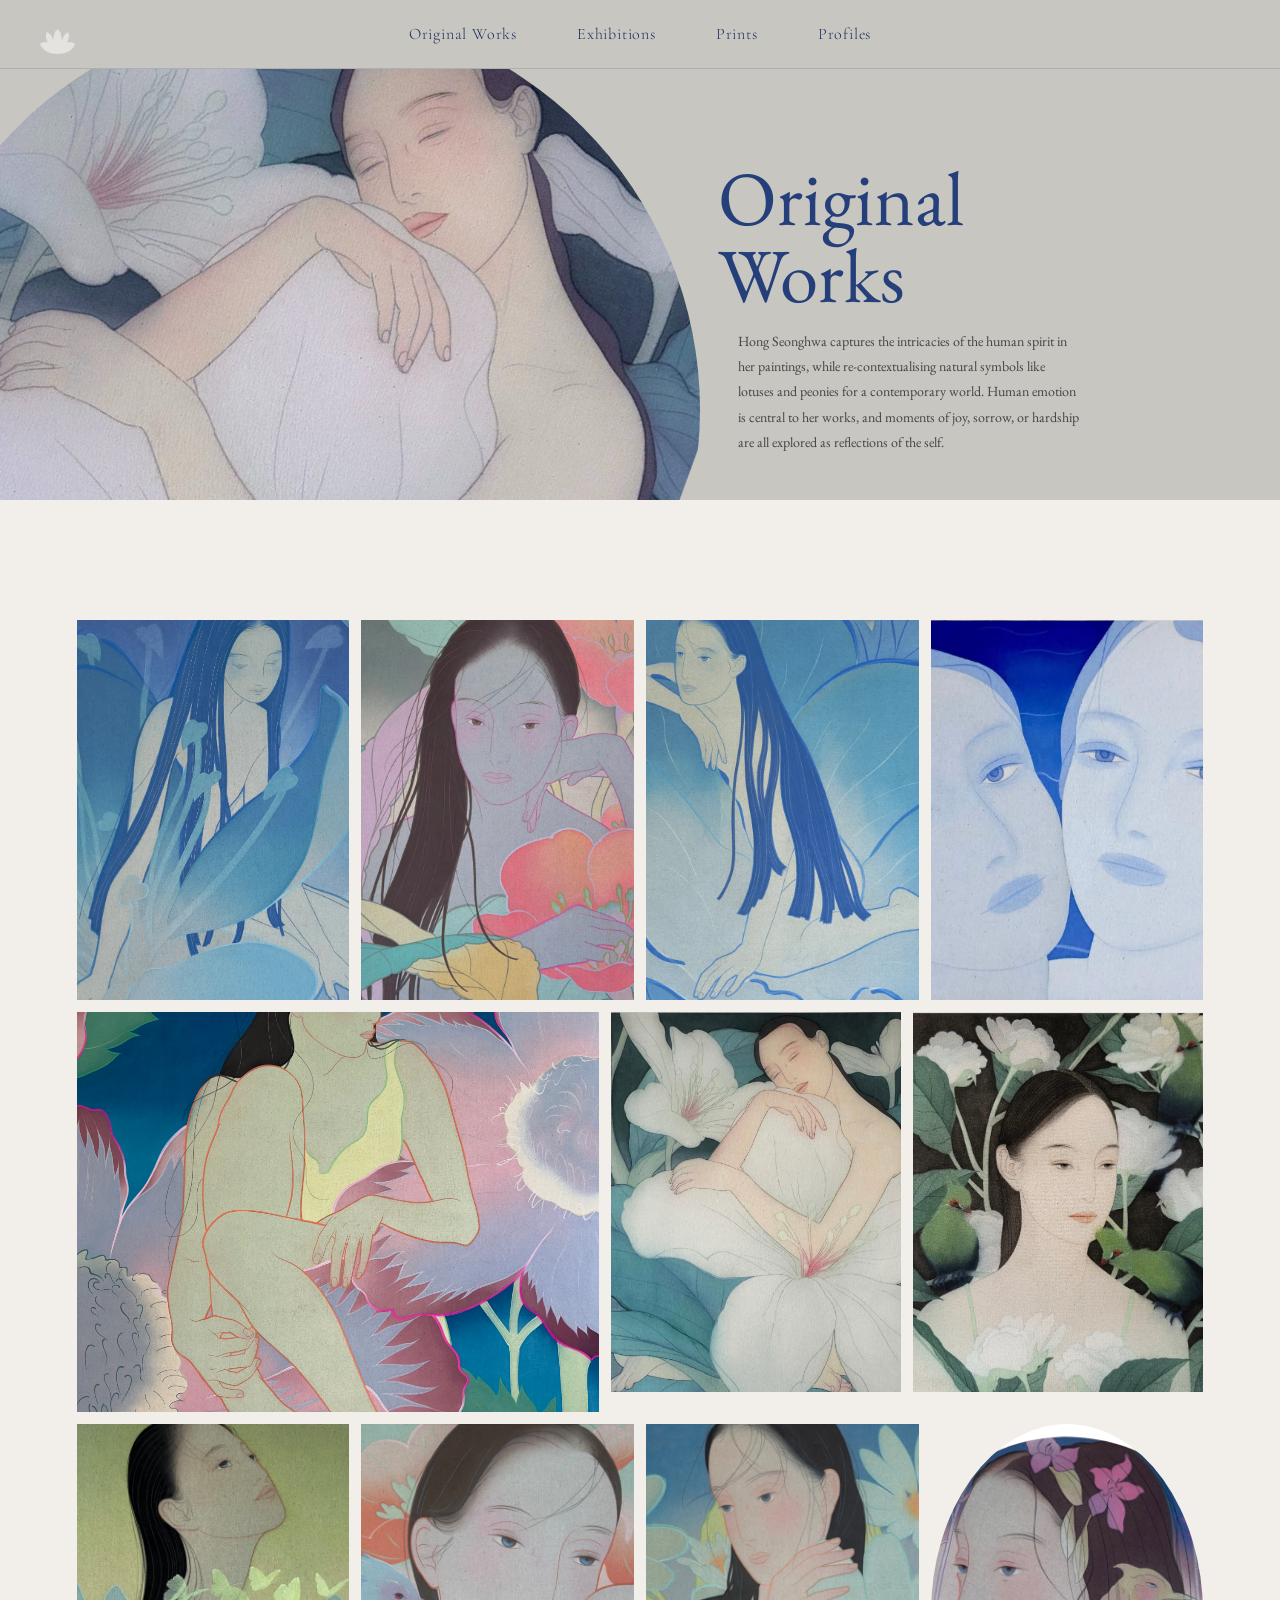
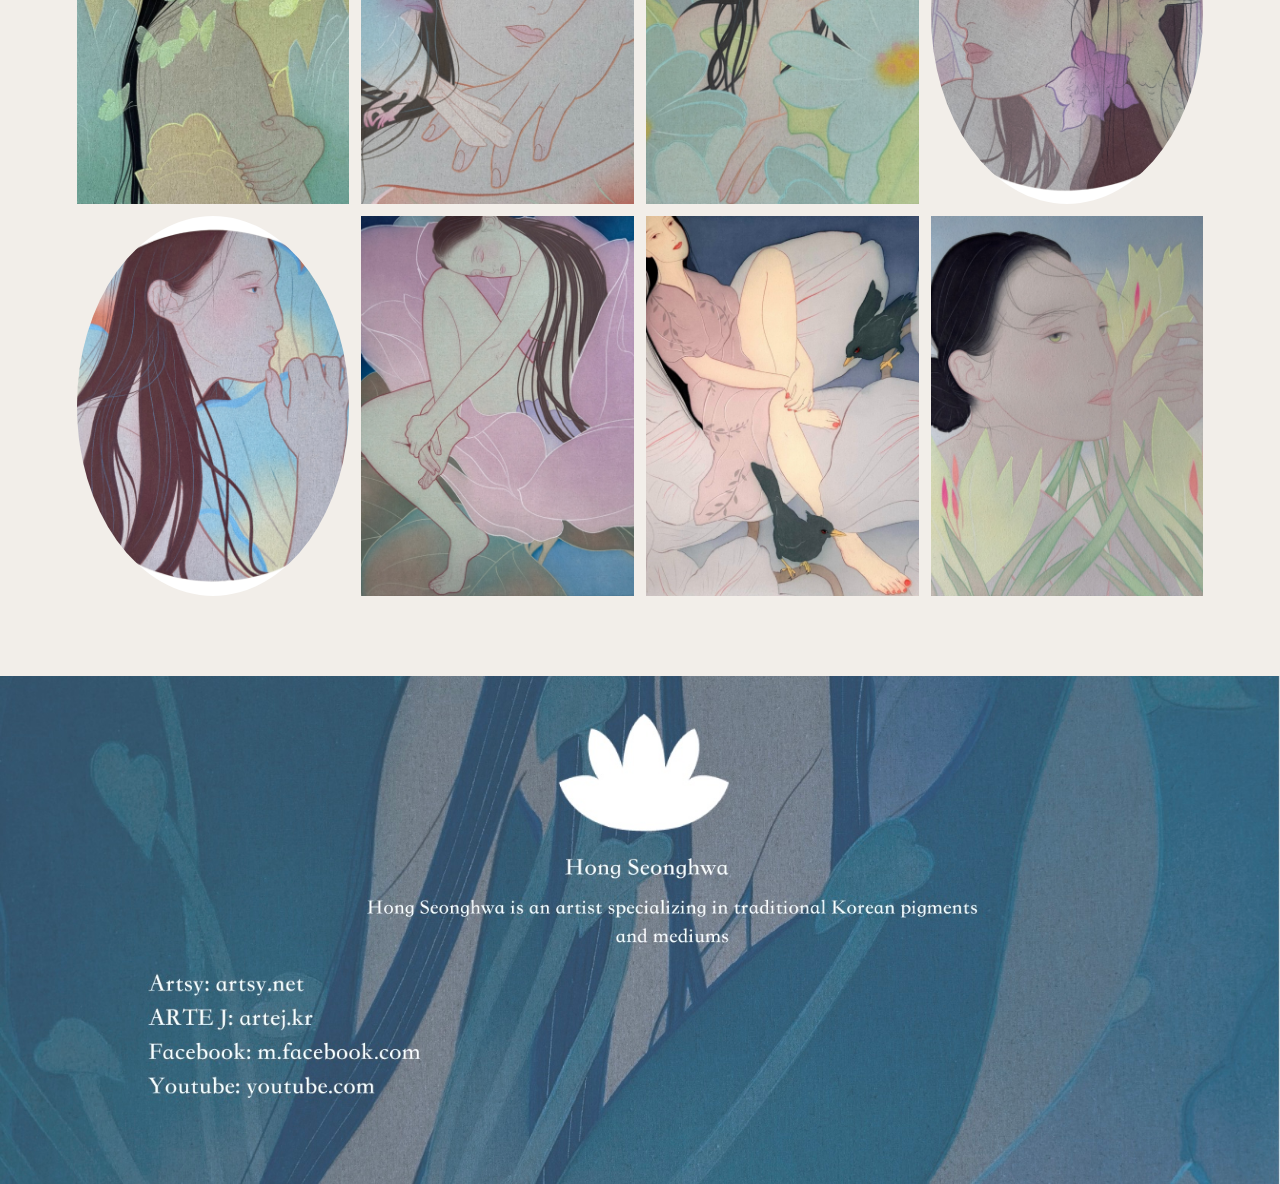
<file: the.html/original-works.html>
<!DOCTYPE html>
<html lang="en">
<head>
  <meta charset="UTF-8" />
  <meta name="viewport" content="width=device-width, initial-scale=1.0" />
  <title>Original Works — Hong Seonghwa</title>
  <link href="https://fonts.googleapis.com/css2?family=EB+Garamond:wght@400;500&family=Cormorant+Garamond:wght@300;400&display=swap" rel="stylesheet" />
  <link rel="stylesheet" href="original-works.css" />
</head>


<body>

  <nav id="main-nav">
      <a href="index.html" class="nav-home">
    <img src="lily.png" alt="Home" />
      </a>
    <a href="original-works.html">Original Works</a>
    <a href="exhibitions.html">Exhibitions</a>
    <a href="prints.html">Prints</a>
    <a href="profiles.html">Profiles</a>
  </nav>

  <section class="ow-hero">
    <div class="ow-hero-circle">
      <img src="art12.jpg" alt="Original Works Hero" />
    </div>
    <div class="ow-hero-text">
      <h1>Original<br>Works</h1>
      <p>Hong Seonghwa captures the intricacies of the human spirit in her paintings, while re-contextualising natural symbols like lotuses and peonies for a contemporary world. Human emotion is central to her works, and moments of joy, sorrow, or hardship are all explored as reflections of the self.</p>
    </div>
  </section>
  <section class="ow-grid">
       <div class="ow-row ow-row-4">
      <div class="ow-item"><img src="serenity.jpg" alt="" /></div>
      <div class="ow-item"><img src="art2.jpg" alt="" /></div>
      <div class="ow-item"><img src="art3.jpg" alt="" /></div>
      <div class="ow-item"><img src="art6.jpg" alt="" /></div>
    </div>
        <div class="ow-row ow-row-3-wide">
      <div class="ow-item ow-wide"><img src="art1.jpg" alt="" /></div>
      <div class="ow-item"><img src="art5.jpg" alt="" /></div>
      <div class="ow-item"><img src="art10.jpeg" alt="" /></div>
    </div>

       <div class="ow-row ow-row-4">
      <div class="ow-item"><img src="art19.jpg" alt="" /></div>
      <div class="ow-item"><img src="art17.jpg" alt="" /></div>
      <div class="ow-item"><img src="art16.jpg" alt="" /></div>
      <div class="ow-item ow-circle"><img src="art14.jpg" alt="" /></div>
    </div>
     <div class="ow-row ow-row-4">
      <div class="ow-item ow-circle"><img src="art15.jpg" alt="" /></div>
      <div class="ow-item"><img src="art20.jpg" alt="" /></div>
      <div class="ow-item"><img src="art21.jpg" alt="" /></div>
      <div class="ow-item"><img src="art18.jpg" alt="" /></div>
    </div>


  </section>

    <footer class="site-footer">
    <img src="footer.jpg" alt="Footer" />
  </footer>

  <script src="original-works.js"></script>
</body>
</html>
</file>
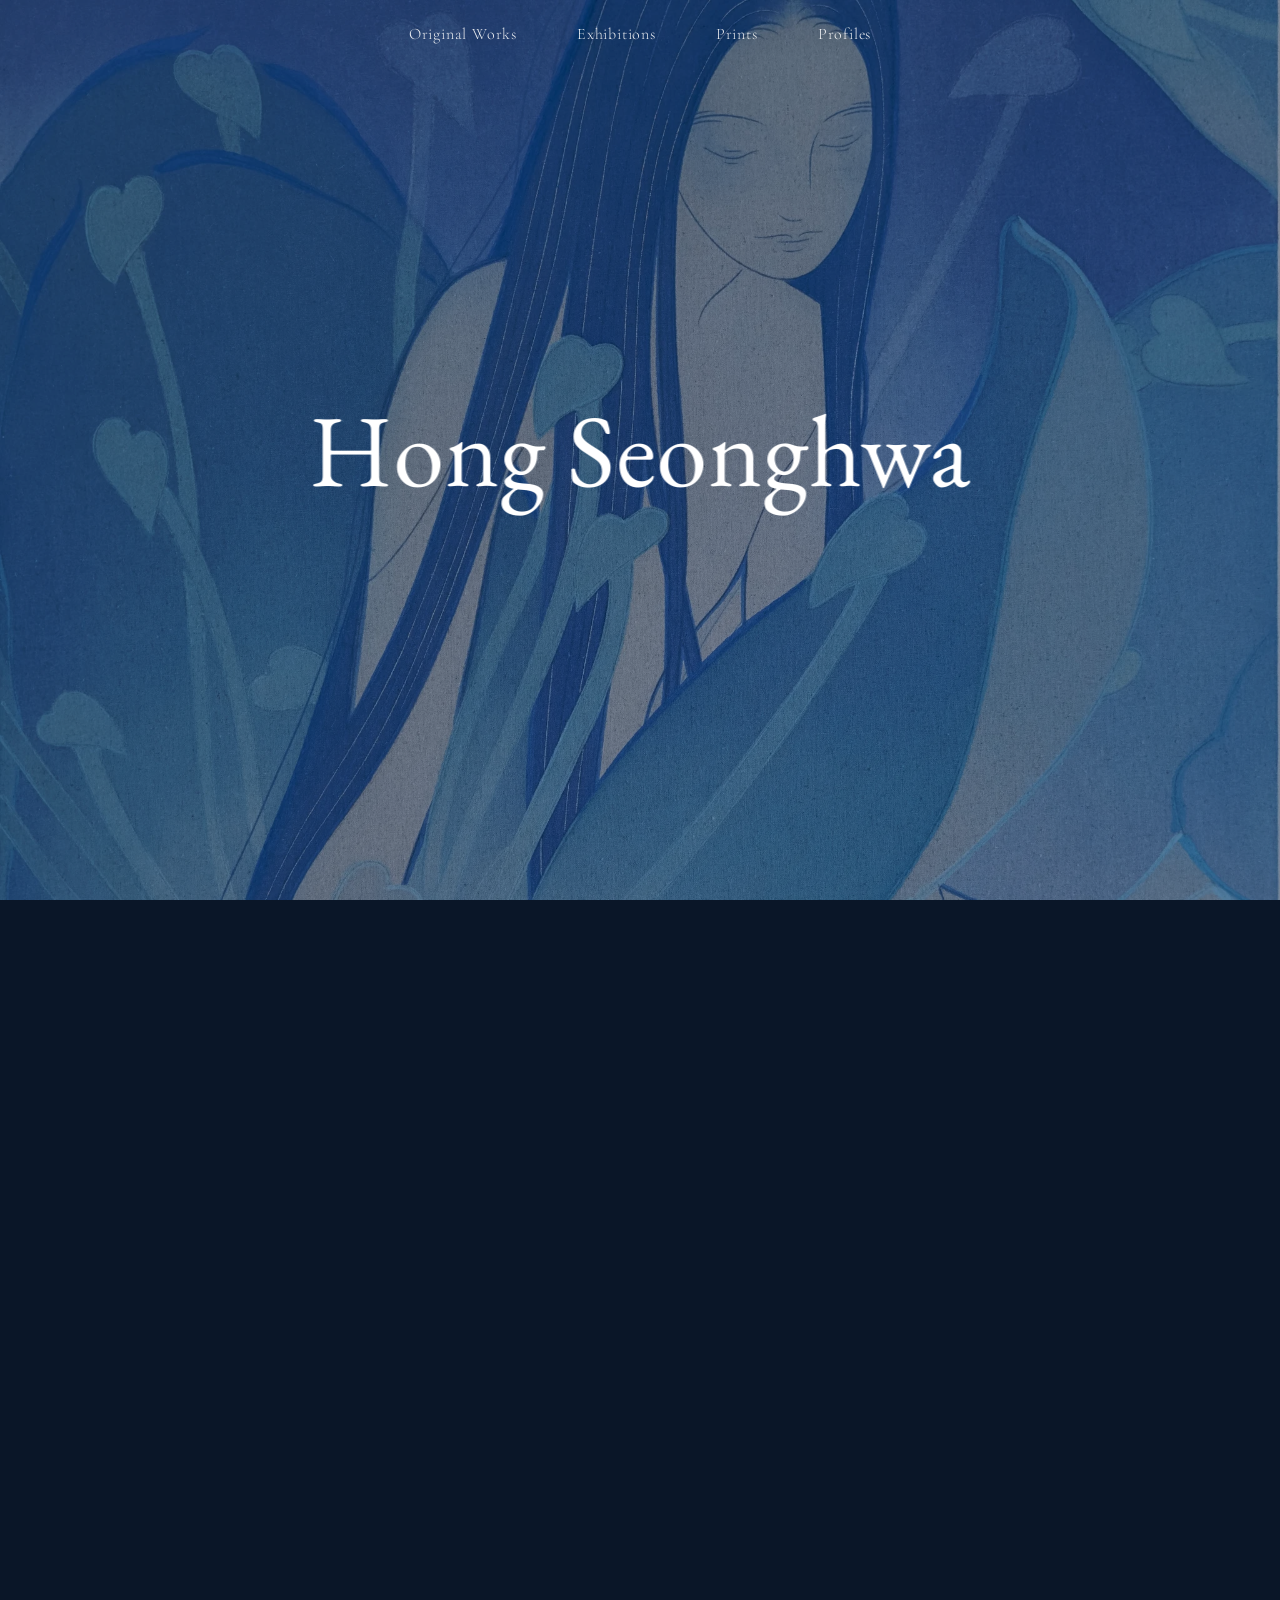
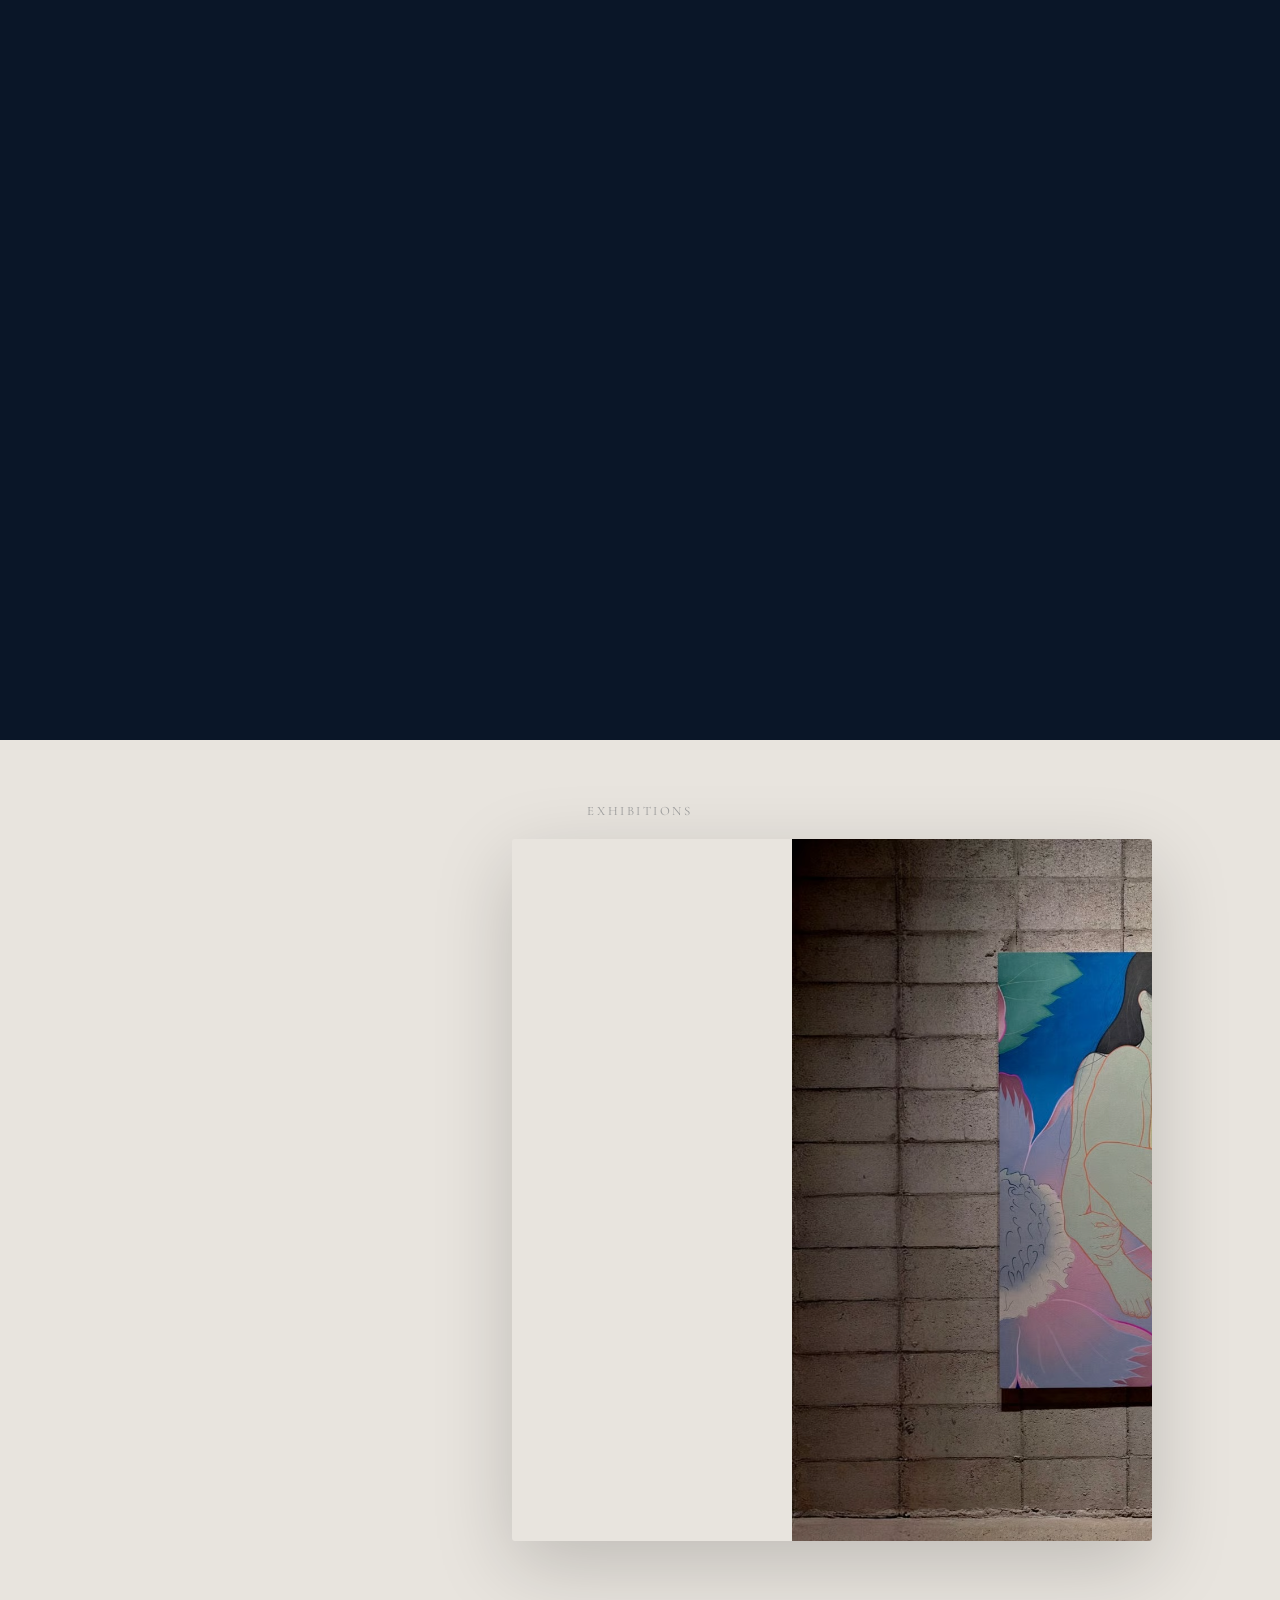
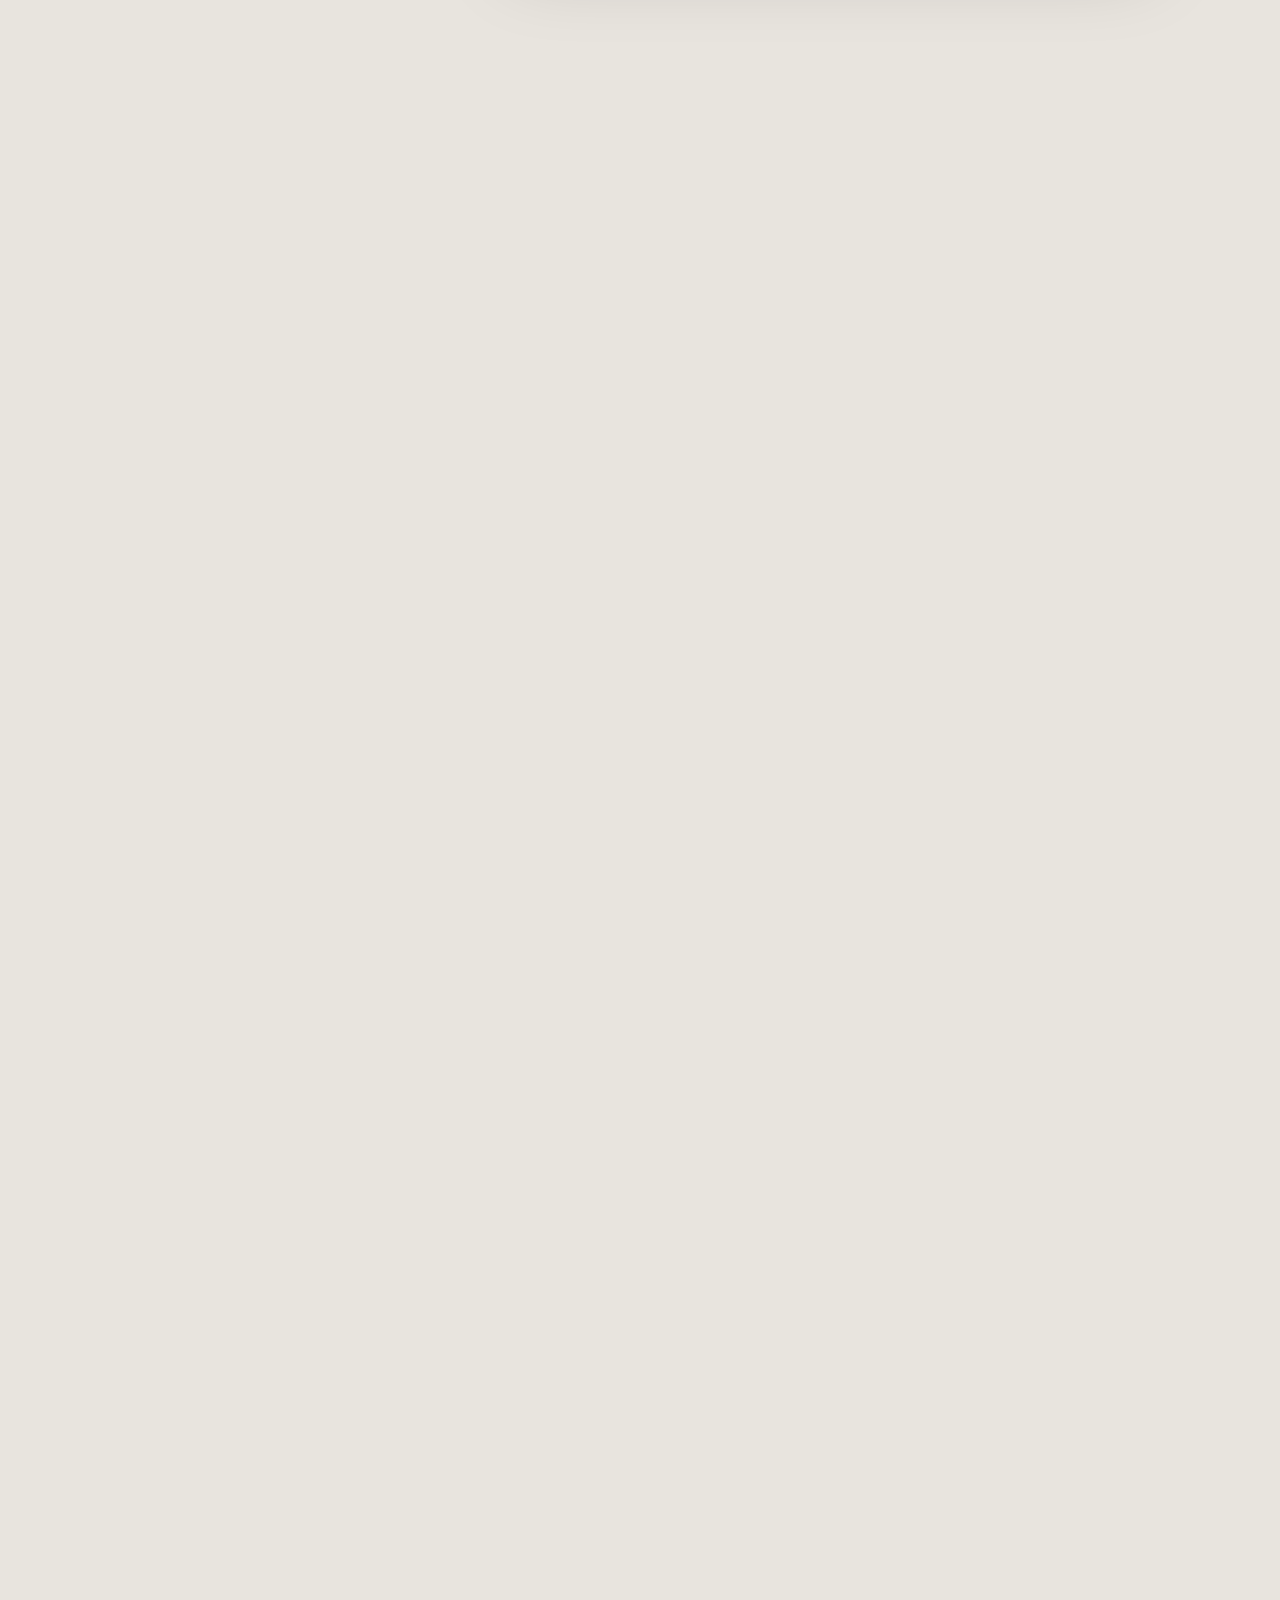
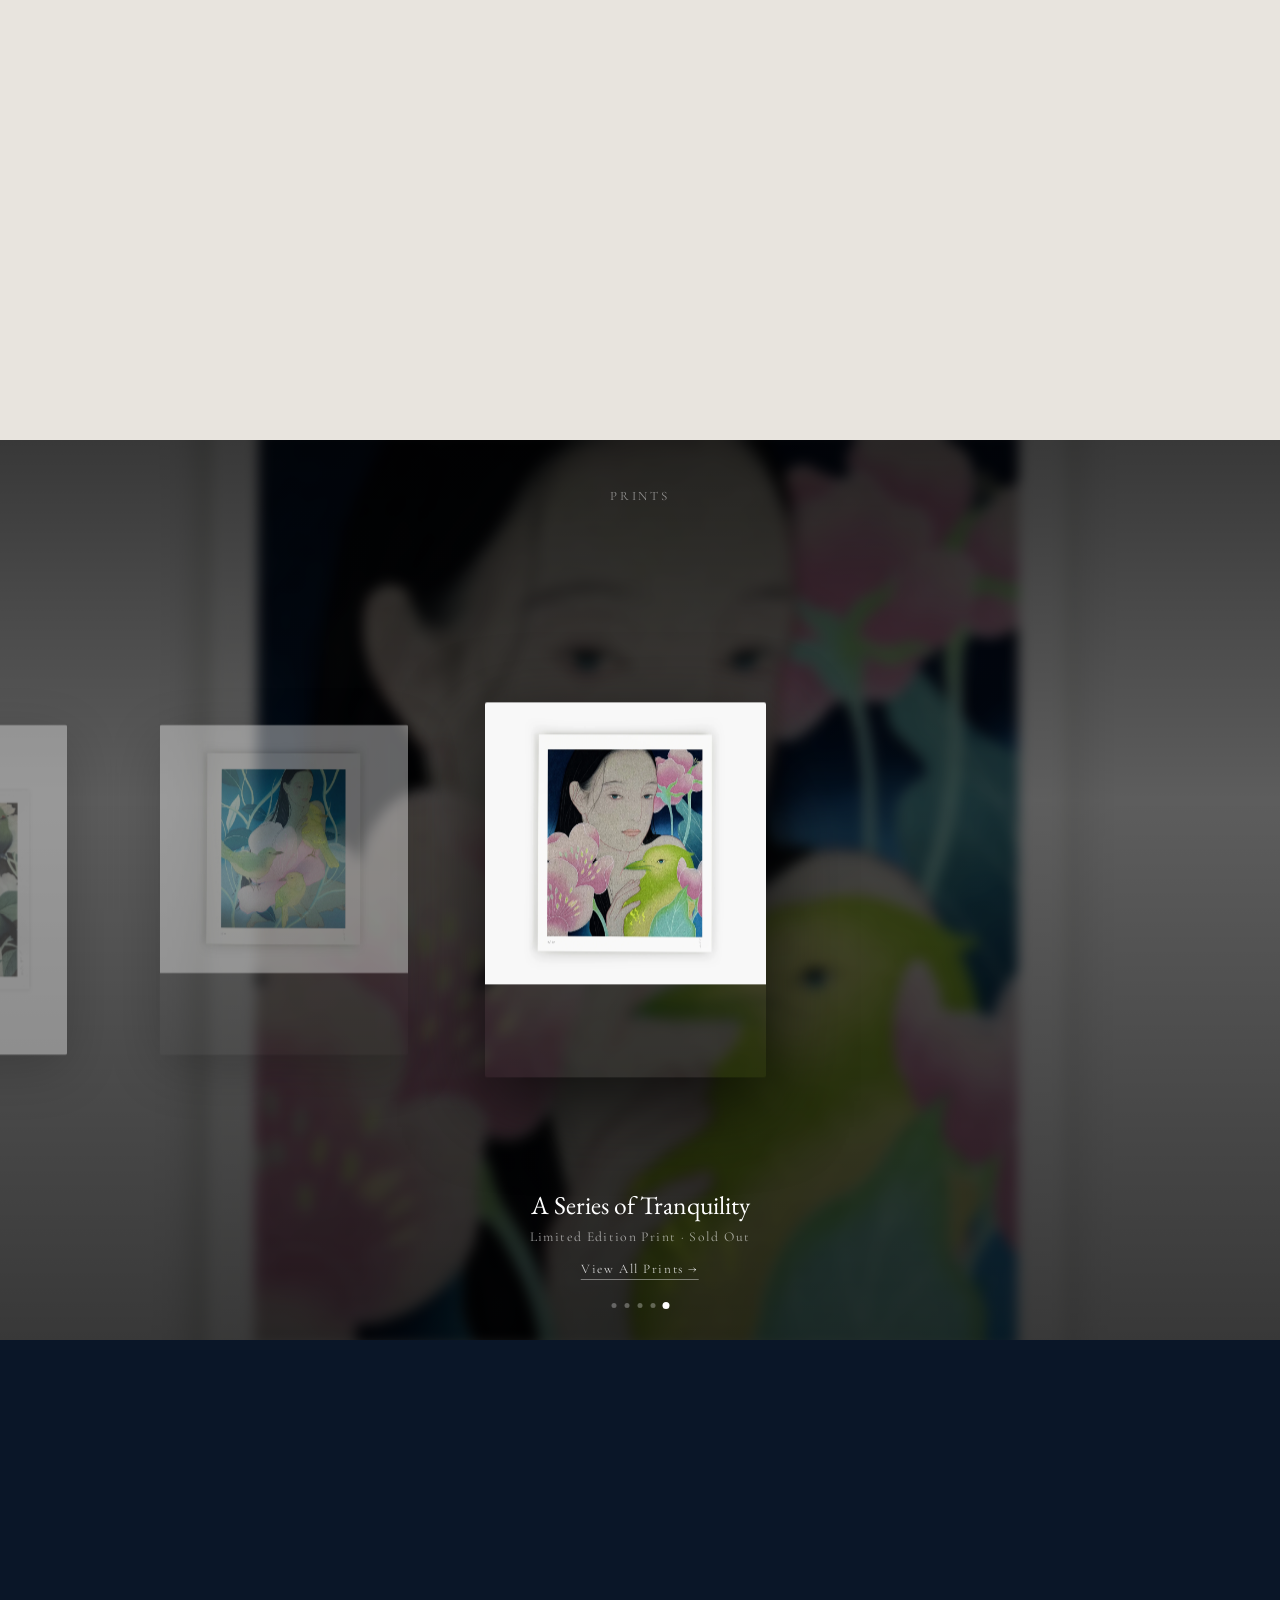
<file: the.html/the.html>
<!DOCTYPE html>
<html lang="en">
<head>
  <meta charset="UTF-8" />
  <meta name="viewport" content="width=device-width, initial-scale=1.0" />
  <title>Hong Seonghwa</title>
  <link href="https://fonts.googleapis.com/css2?family=EB+Garamond:wght@400;500&family=Cormorant+Garamond:wght@300;400&display=swap" rel="stylesheet" />
  <style>
    * { margin: 0; padding: 0; box-sizing: border-box; }

    body {
      font-family: 'EB Garamond', serif;
      background: #0a1628;
      overflow-x: hidden;
      scrollbar-gutter: stable;
    }

    .hero { position: relative; width: 100%; height: 200vh; }

    .hero-bg {
      position: fixed; top: 0; left: 0;
      width: 100%; height: 100vh;
      background-image: url('serenity.jpg');
      background-size: cover;
      background-position: center top;
      background-repeat: no-repeat;
      z-index: 0;
      transition: background-position 0.12s ease-out;
    }

    .hero-bg::after {
      content: ''; position: absolute; inset: 0;
      background-color: rgba(0, 21, 62, 0.45);
    }

    nav {
      position: fixed; top: 0; width: 100%;
      display: flex; justify-content: center; gap: 60px;
      padding: 24px 0; z-index: 100;
      transition: background 0.4s ease, backdrop-filter 0.4s ease;
    }

    nav a {
      color: rgba(255,255,255,0.9); text-decoration: none;
      font-family: 'Cormorant Garamond', serif;
      font-size: 1rem; font-weight: 300; letter-spacing: 0.05em;
      transition: color 0.4s ease;
    }

    nav a:hover { text-decoration: underline; text-underline-offset: 4px; }
    nav.dark { background: rgba(240,237,232,0.88); backdrop-filter: blur(8px); }
    nav.dark a { color: #1a2f5e; }

    .hero-title {
      position: fixed; top: 50%; left: 50%;
      transform: translate(-50%, -50%);
      z-index: 10;
      font-family: 'EB Garamond', serif;
      font-size: clamp(3rem, 8vw, 7rem);
      font-weight: 400; color: #ffffff;
      text-align: center; letter-spacing: 0.01em; line-height: 1.1;
      will-change: transform, opacity; white-space: nowrap;
    }

    .content-section {
      position: relative; z-index: 50;
      background: #f0ede8; min-height: 100vh;
      margin-top: 100vh; padding: 80px 60px;
      opacity: 0; transform: translateY(60px);
      transition: transform 0.6s cubic-bezier(0.16,1,0.3,1), opacity 0.6s ease;
    }

    .content-section.visible { transform: translateY(0); opacity: 1; }

    .content-section h2 {
      font-family: 'EB Garamond', serif;
      font-size: clamp(2rem, 4vw, 3rem); font-weight: 400;
      color: #1a2f5e; border-bottom: 1px solid #1a2f5e;
      padding-bottom: 16px; margin-bottom: 48px;
    }

    .main-layout { display: grid; grid-template-columns: 220px 1fr; gap: 48px; align-items: start; }
    .description { font-family: 'EB Garamond', serif; font-size: 1rem; line-height: 1.85; color: #2a2a2a; }
    .gallery { display: flex; flex-direction: column; gap: 12px; }
    .gallery-row-top { display: grid; grid-template-columns: repeat(3, 1fr); gap: 12px; }
    .gallery-row-bottom { display: grid; grid-template-columns: 2fr 1fr; gap: 12px; align-items: stretch; }
    .gallery-stack { display: flex; flex-direction: column; gap: 12px; }
    .gallery-item { overflow: hidden; opacity: 0; }
    .gallery-item img { width: 100%; height: auto; display: block; transition: transform 0.5s ease; }
    .gallery-item:hover img { transform: scale(1.03); }

    @keyframes fadeIn { from { opacity: 0; } to { opacity: 1; } }
    .gallery-item.visible { animation: fadeIn 1.2s ease forwards; }

    .view-all {
      display: inline-block; margin-top: 40px;
      font-family: 'Cormorant Garamond', serif; font-size: 1rem;
      color: #1a2f5e; letter-spacing: 0.08em; text-decoration: none;
      border-bottom: 1px solid #1a2f5e; padding-bottom: 2px;
      transition: opacity 0.2s ease;
    }
    .view-all:hover { opacity: 0.5; }

    /* ══ EXHIBITIONS ══ */
    .exh-scroll-container {
      position: relative; 
      height: 500vh;
      background: #e8e4de; 
      z-index: 50;
    }

    .exh-sticky {
      position: sticky; top: 0; height: 100vh;
      display: flex; align-items: center; justify-content: center;
      overflow: visible;
    }

    .exh-section-label {
      position: absolute;
      top: calc(50% - 39vh - 36px);
      left: 50%; transform: translateX(-50%);
      font-family: 'Cormorant Garamond', serif;
      font-size: 0.8rem; letter-spacing: 0.2em;
      text-transform: uppercase; color: #999;
      opacity: 1; transition: opacity 0.3s ease;
      white-space: nowrap; z-index: 5;
    }

    .exh-section-label.hidden { opacity: 0; }

    .exh-panel-wrapper {
      position: relative; width: 50%;
      transform: translateX(30%);
      will-change: width, transform;
      display: flex; align-items: center;
    }

    .exh-panel {
      position: relative; width: 100%; height: 78vh;
      overflow: hidden; border-radius: 3px;
      box-shadow: 0 24px 80px rgba(0,0,0,0.18);
    }

    .exh-track {
      display: flex; width: 400%; height: 100%;
      transition: transform 0.6s cubic-bezier(0.25,1,0.5,1);
      will-change: transform;
    }

    .exh-slide {
      min-width: 25%; height: 100%;
      display: grid;
      grid-template-columns: 280px 1fr 120px;
      grid-template-rows: 1fr 1fr 1fr;
      flex-shrink: 0;
    }

    .exh-slide-info {
      grid-column: 1; grid-row: 1 / 4;
      background: #e8e4de;
      padding: 48px 32px;
      display: flex; flex-direction: column;
      justify-content: center; gap: 14px;
      opacity: 0; transform: translateX(-16px);
      transition: opacity 0.5s ease 0.1s, transform 0.5s ease 0.1s;
    }

    .exh-slide-info.show { opacity: 1; transform: translateX(0); }

    .exh-slide-info .exh-label {
      font-family: 'Cormorant Garamond', serif;
      font-size: 0.72rem; letter-spacing: 0.22em;
      text-transform: uppercase; color: #999;
    }

    .exh-slide-info .exh-title {
      font-family: 'EB Garamond', serif;
      font-size: clamp(1.5rem, 2.2vw, 2.2rem);
      font-weight: 400; color: #1a2f5e; line-height: 1.15;
    }

    .exh-slide-info .exh-meta {
      font-family: 'Cormorant Garamond', serif;
      font-size: 0.88rem; color: #777; letter-spacing: 0.05em;
    }

    .exh-slide-info .exh-desc {
      font-family: 'EB Garamond', serif;
      font-size: 0.93rem; line-height: 1.8; color: #333;
    }

    .exh-slide-info .exh-link {
      display: inline-block; margin-top: 8px;
      font-family: 'Cormorant Garamond', serif;
      font-size: 0.82rem; letter-spacing: 0.1em;
      color: #1a2f5e; text-decoration: none;
      border-bottom: 1px solid #1a2f5e; padding-bottom: 2px;
      transition: opacity 0.2s; width: fit-content;
    }

    .exh-slide-info .exh-link:hover { opacity: 0.5; }

    .exh-slide-main { grid-column: 2; grid-row: 1 / 4; overflow: hidden; }
    .exh-slide-main img { width: 100%; height: 100%; object-fit: cover; display: block; }
    .exh-slide-thumb { grid-column: 3; overflow: hidden; }
    .exh-slide-thumb img { width: 100%; height: 100%; object-fit: cover; display: block; transition: transform 0.4s ease; }
    .exh-slide-thumb:hover img { transform: scale(1.05); }

    .exh-btn {
      position: absolute; top: 50%; transform: translateY(-50%);
      background: rgba(26,47,94,0.12); backdrop-filter: blur(8px);
      border: 1px solid rgba(26,47,94,0.25); color: #1a2f5e;
      width: 48px; height: 48px; border-radius: 50%;
      display: flex; align-items: center; justify-content: center;
      cursor: pointer; font-size: 1.1rem; z-index: 30;
      opacity: 0; pointer-events: none;
      transition: opacity 0.4s ease, background 0.2s ease;
    }

    .exh-btn:hover { background: rgba(26,47,94,0.22); }
    .exh-btn.prev { left: -64px; }
    .exh-btn.next { right: -64px; }
    .exh-btn.show { opacity: 1; pointer-events: all; }

    .exh-dots {
      position: absolute; bottom: -40px; left: 50%;
      transform: translateX(-50%);
      display: flex; gap: 8px;
      opacity: 0; transition: opacity 0.4s ease; z-index: 20;
    }

    .exh-dots.show { opacity: 1; }

    .exh-dot {
      width: 6px; height: 6px; border-radius: 50%;
      background: rgba(26,47,94,0.3); cursor: pointer;
      transition: background 0.3s ease, transform 0.3s ease;
    }

    .exh-dot.active { background: #1a2f5e; transform: scale(1.4); }

    /* ══════════════════════════════════════════
       PRINTS SECTION
    ══════════════════════════════════════════ */

    .prints-scroll {
      position: relative;
      height: 700vh; /* extra height so print 1 has room before advancing */
      z-index: 50;
    }

    .prints-sticky {
      position: sticky;
      top: 0;
      height: 100vh;
      overflow: hidden;
    }

    .prints-entry-gradient {
      position: absolute;
      top: 0; left: 0; width: 100%; height: 100%;
      background: linear-gradient(to bottom, #e8e4de 0%, #000 18%);
      z-index: 0;
      pointer-events: none;
    }

    /* ── UPDATED: less blur, more brightness so backdrop is clearly visible ── */
    .prints-bg-layer {
      position: absolute;
      inset: 0;
      background-size: cover;
      background-position: center;
      background-repeat: no-repeat;
      opacity: 0;
      transition: opacity 0.9s ease;
      filter: blur(6px) brightness(0.5);
      transform: scale(1.08);
      z-index: 1;
    }

    .prints-bg-layer.active { opacity: 1; }

    .prints-overlay {
      position: absolute;
      inset: 0;
      background: linear-gradient(
        to bottom,
        rgba(0,0,0,0.55) 0%,
        rgba(0,0,0,0.25) 40%,
        rgba(0,0,0,0.55) 100%
      );
      z-index: 2;
      pointer-events: none;
    }

    .prints-label {
      position: absolute;
      top: 48px; left: 50%;
      transform: translateX(-50%);
      font-family: 'Cormorant Garamond', serif;
      font-size: 0.8rem; letter-spacing: 0.22em;
      text-transform: uppercase; color: rgba(255,255,255,0.5);
      z-index: 10;
    }

    .prints-carousel {
      position: absolute;
      top: 50%; left: 0;
      transform: translateY(-50%);
      width: 100%;
      z-index: 10;
      display: flex;
      align-items: center;
      will-change: transform;
    }

    /* ── UPDATED: wider gap, more padding, cards centered ── */
    .prints-track {
      display: flex;
      gap: 60px;
      padding: 0 38vw;
      transition: transform 0.7s cubic-bezier(0.25,1,0.5,1);
      will-change: transform;
    }

    /* ── UPDATED: smaller cards ── */
    .print-card {
      flex-shrink: 0;
      width: 22vw;
      transition: transform 0.5s ease, box-shadow 0.5s ease, opacity 0.5s ease;
      cursor: pointer;
      border-radius: 2px;
      overflow: hidden;
      box-shadow: 0 16px 60px rgba(0,0,0,0.5);
      opacity: 0.4;
      transform: scale(0.88);
    }

    .print-card.active {
      opacity: 1;
      transform: scale(1);
      box-shadow: 0 24px 80px rgba(0,0,0,0.7);
    }

    .print-card img {
      width: 100%; height: auto;
      display: block;
      pointer-events: none;
    }

    .print-info {
      position: absolute;
      bottom: 60px; left: 50%;
      transform: translateX(-50%);
      text-align: center;
      z-index: 10;
      opacity: 0;
      transition: opacity 0.5s ease;
      white-space: nowrap;
    }

    .print-info.show { opacity: 1; }

    .print-info h3 {
      font-family: 'EB Garamond', serif;
      font-size: clamp(1.2rem, 2vw, 1.8rem);
      font-weight: 400; color: #fff;
      margin-bottom: 6px;
    }

    .print-info p {
      font-family: 'Cormorant Garamond', serif;
      font-size: 0.85rem; color: rgba(255,255,255,0.6);
      letter-spacing: 0.1em;
    }

    .print-info a {
      display: inline-block; margin-top: 16px;
      font-family: 'Cormorant Garamond', serif;
      font-size: 0.82rem; letter-spacing: 0.12em;
      color: rgba(255,255,255,0.8); text-decoration: none;
      border-bottom: 1px solid rgba(255,255,255,0.4);
      padding-bottom: 2px;
      transition: color 0.2s ease, border-color 0.2s ease;
    }

    .print-info a:hover { color: #fff; border-color: #fff; }

    .prints-dots {
      position: absolute;
      bottom: 32px; left: 50%;
      transform: translateX(-50%);
      display: flex; gap: 8px; z-index: 10;
    }

    .prints-dot {
      width: 5px; height: 5px; border-radius: 50%;
      background: rgba(255,255,255,0.3); cursor: pointer;
      transition: background 0.3s ease, transform 0.3s ease;
    }

    .prints-dot.active { background: #fff; transform: scale(1.4); }
  </style>
</head>
<body>

  <nav id="main-nav">
    <a href="original-works.html">Original Works</a>
    <a href="exhibitions.html">Exhibitions</a>
    <a href="prints.html">Prints</a>
    <a href="profiles.html">Profiles</a>
  </nav>

  <section class="hero">
    <div class="hero-bg" id="hero-bg"></div>
    <h1 class="hero-title" id="hero-title">Hong Seonghwa</h1>
  </section>

  <section class="content-section" id="content-section">
    <h2>Original Works</h2>
    <div class="main-layout">
      <p class="description">
        Hong Seonghwa captures the intricacies of the human spirit in her
        paintings, while re-contextualising natural symbols like lotuses and
        peonies for a contemporary world. Human emotion is central to her
        works, and moments of joy, sorrow, or hardship are all explored as
        reflections of the self.
      </p>
      <div class="gallery">
        <div class="gallery-row-top">
          <div class="gallery-item"><img src="serenity.jpg" alt="Work 1" /></div>
          <div class="gallery-item"><img src="art2.jpg" alt="Work 2" /></div>
          <div class="gallery-item"><img src="art3.jpg" alt="Work 3" /></div>
        </div>
        <div class="gallery-row-bottom">
          <div class="gallery-item"><img src="art1.jpg" alt="Work 4" /></div>
          <div class="gallery-stack">
            <div class="gallery-item"><img src="art5.jpg" alt="Work 5" /></div>
            <div class="gallery-item"><img src="art6.jpg" alt="Work 6" /></div>
          </div>
        </div>
      </div>
    </div>
    <a href="original-works.html" class="view-all">View All Original Works →</a>
  </section>

  <!-- ══ EXHIBITIONS CAROUSEL ══ -->
  <div class="exh-scroll-container" id="exh-scroll">
    <div class="exh-sticky">
      <div class="exh-section-label" id="exh-label">Exhibitions</div>
      <div class="exh-panel-wrapper" id="exh-panel-wrapper">
        <button class="exh-btn prev" id="exh-prev">&#8592;</button>
        <button class="exh-btn next" id="exh-next">&#8594;</button>
        <div class="exh-dots" id="exh-dots"></div>
        <div class="exh-panel" id="exh-panel">
          <div class="exh-track" id="exh-track">

            <div class="exh-slide">
              <div class="exh-slide-info">
                <span class="exh-label">Solo Exhibition</span>
                <h2 class="exh-title">Serenity, a Time to Remain</h2>
                <p class="exh-meta">Gallery COLLAST · Seoul, Korea</p>
                <p class="exh-desc">Here, time suspends its horizontal flow and sinks into depth. Moving beyond artificial definitions, this exhibition becomes a serene first breath-inviting us to sense the true texture of existence, momentarily freed from the frantic pace of the world.</p>
                <a class="exh-link" href="exhibitions.html">View Exhibition →</a>
              </div>
              <div class="exh-slide-main"><img src="exhibit1a.jpg" alt="Serenity main" /></div>
              <div class="exh-slide-thumb"><img src="exhibit1b.jpg" alt="thumb 1" /></div>
              <div class="exh-slide-thumb"><img src="art3.jpg" alt="thumb 2" /></div>
              <div class="exh-slide-thumb"><img src="serenity.jpg" alt="thumb 3" /></div>
            </div>

            <div class="exh-slide">
              <div class="exh-slide-info">
                <span class="exh-label">Group Exhibition</span>
                <h2 class="exh-title">Serenity in Bloom</h2>
                <p class="exh-meta">Gallery M · Seoul, Korea</p>
                <p class="exh-desc">This exhibition explores serene inner landscapes and the spiritual world, capturing the essence of human existence and fundamental questions of life on canvas.</p>
                <a class="exh-link" href="exhibitions.html">View Exhibition →</a>
              </div>
              <div class="exh-slide-main"><img src="exhibit2a.jpg" alt="Bloom main" /></div>
              <div class="exh-slide-thumb"><img src="exhibit2b.jpg" alt="thumb 1" /></div>
              <div class="exh-slide-thumb"><img src="art5.jpg" alt="thumb 2" /></div>
              <div class="exh-slide-thumb"><img src="art6.jpg" alt="thumb 3" /></div>
            </div>

            <div class="exh-slide">
              <div class="exh-slide-info">
                <span class="exh-label">Group Exhibition</span>
                <h2 class="exh-title">Echoes</h2>
                <p class="exh-meta">Galeria Azur · New York</p>
                <p class="exh-desc">Every piece exhibited in our gallery is a tangible testament to how art can explore and express the complexities of the human soul, revealing intimate and universal narratives through forms and colors.</p>
                <a class="exh-link" href="exhibitions.html">View Exhibition →</a>
              </div>
              <div class="exh-slide-main"><img src="exhibit3a.jpg" alt="Echoes main" /></div>
              <div class="exh-slide-thumb"><img src="exhibit3b.jpg" alt="thumb 1" /></div>
              <div class="exh-slide-thumb"><img src="art7.jpg" alt="thumb 2" /></div>
              <div class="exh-slide-thumb"><img src="art8.jpg" alt="thumb 3" /></div>
            </div>

            <div class="exh-slide">
              <div class="exh-slide-info">
                <span class="exh-label">Group Exhibition</span>
                <h2 class="exh-title">People.search.com</h2>
                <p class="exh-meta">Suhin Gallery · Seoul, Korea</p>
                <p class="exh-desc">From January 30 to March 9, Seoin Gallery will host People.search.com, which explores the differences between the human gaze looking at artworks and AI eyes trained through deep learning.</p>
                <a class="exh-link" href="exhibitions.html">View Exhibition →</a>
              </div>
              <div class="exh-slide-main"><img src="exhibit4a.jpg" alt="People main" /></div>
              <div class="exh-slide-thumb"><img src="exhibit4b.jpg" alt="thumb 1" /></div>
              <div class="exh-slide-thumb"><img src="art9.jpg" alt="thumb 2" /></div>
              <div class="exh-slide-thumb"><img src="art10.jpeg" alt="thumb 3" /></div>
            </div>

          </div>
        </div>
      </div>
    </div>
  </div>

  <!-- ══ PRINTS SECTION ══ -->
  <div class="prints-scroll" id="prints-scroll">
    <div class="prints-sticky" id="prints-sticky">

      <div class="prints-entry-gradient" id="prints-gradient"></div>

      <div class="prints-bg-layer active" id="prints-bg-0" style="background-image: url('print1.jpg')"></div>
      <div class="prints-bg-layer" id="prints-bg-1" style="background-image: url('print2.jpg')"></div>
      <div class="prints-bg-layer" id="prints-bg-2" style="background-image: url('print3.jpg')"></div>
      <div class="prints-bg-layer" id="prints-bg-3" style="background-image: url('print4.jpg')"></div>
      <div class="prints-bg-layer" id="prints-bg-4" style="background-image: url('print5.jpg')"></div>

      <div class="prints-overlay"></div>

      <div class="prints-label">Prints</div>

      <div class="prints-carousel">
        <div class="prints-track" id="prints-track">
          <div class="print-card active" data-index="0"><img src="print1.jpg" alt="Print 1" /></div>
          <div class="print-card" data-index="1"><img src="print2.jpg" alt="Print 2" /></div>
          <div class="print-card" data-index="2"><img src="print3.jpg" alt="Print 3" /></div>
          <div class="print-card" data-index="3"><img src="print4.jpg" alt="Print 4" /></div>
          <div class="print-card" data-index="4"><img src="print5.jpg" alt="Print 5" /></div>
        </div>
      </div>

      <div class="print-info show" id="print-info">
        <h3 id="print-title">Print Title</h3>
        <p id="print-meta">Edition · Year</p>
        <a href="prints.html">View All Prints →</a>
      </div>

      <div class="prints-dots" id="prints-dots"></div>

    </div>
  </div>

  <script>
    /* ── HERO PARALLAX ── */
    const heroBg    = document.getElementById('hero-bg');
    const heroTitle = document.getElementById('hero-title');
    const content   = document.getElementById('content-section');
    const mainNav   = document.getElementById('main-nav');
    const items     = document.querySelectorAll('.gallery-item');
    const vh        = window.innerHeight;
    const scatteredOrder = [0, 5, 1, 3, 2, 4];
    let imagesAnimated = false;

    function triggerImages() {
      if (imagesAnimated) return;
      imagesAnimated = true;
      scatteredOrder.forEach((itemIndex, step) => {
        setTimeout(() => {
          if (items[itemIndex]) items[itemIndex].classList.add('visible');
        }, 1500 + step * 500);
      });
    }

    window.addEventListener('scroll', () => {
      const scrollY  = window.scrollY;
      const progress = Math.min(scrollY / vh, 1);

      if (progress <= 0.60) {
        const p = progress / 0.60;
        heroTitle.style.transform        = `translate(-50%, calc(-50% + ${-p * 80}px))`;
        heroTitle.style.opacity          = String(1 - p * 1.4);
        heroBg.style.backgroundPosition = 'center top';
      }

      if (progress > 0.60) {
        const p     = (progress - 0.60) / 0.40;
        const eased = p * p * (3 - 2 * p);
        heroTitle.style.opacity          = '0';
        heroBg.style.backgroundPosition = `center ${eased * 50}%`;
      }

      if (progress >= 0.85) {
        content.classList.add('visible');
        mainNav.classList.add('dark');
        triggerImages();
      } else {
        content.classList.remove('visible');
        mainNav.classList.remove('dark');
        imagesAnimated = false;
        items.forEach(item => item.classList.remove('visible'));
      }
    });

    /* ── EXHIBITIONS CAROUSEL ── */
    const exhScroll   = document.getElementById('exh-scroll');
    const exhWrapper  = document.getElementById('exh-panel-wrapper');
    const exhTrack    = document.getElementById('exh-track');
    const exhPrev     = document.getElementById('exh-prev');
    const exhNext     = document.getElementById('exh-next');
    const exhDotsEl   = document.getElementById('exh-dots');
    const exhLabelEl  = document.getElementById('exh-label');
    const exhSlides   = document.querySelectorAll('.exh-slide');
    const exhInfos    = document.querySelectorAll('.exh-slide-info');
    const totalExh    = exhSlides.length;
    let currentExh    = 0;
    let exhExpanded   = false;

    exhSlides.forEach((_, i) => {
      const d = document.createElement('div');
      d.classList.add('exh-dot');
      if (i === 0) d.classList.add('active');
      d.addEventListener('click', () => goExh(i));
      exhDotsEl.appendChild(d);
    });

    const exhDots = document.querySelectorAll('.exh-dot');

    function updateExhDots() {
      exhDots.forEach((d, i) => d.classList.toggle('active', i === currentExh));
    }

    function goExh(index) {
      currentExh = Math.max(0, Math.min(index, totalExh - 1));
      exhTrack.style.transition = 'transform 0.6s cubic-bezier(0.25,1,0.5,1)';
      exhTrack.style.transform  = `translateX(${-currentExh * 25}%)`;
      updateExhDots();
    }

    exhPrev.addEventListener('click', () => goExh(currentExh - 1));
    exhNext.addEventListener('click', () => goExh(currentExh + 1));

    let exhDragStart = 0, exhDragging = false;
    exhTrack.addEventListener('mousedown', e => { exhDragging = true; exhDragStart = e.clientX; exhTrack.style.transition = 'none'; });
    window.addEventListener('mousemove', e => { if (!exhDragging) return; exhTrack.style.transform = `translateX(calc(${-currentExh * 25}% + ${e.clientX - exhDragStart}px))`; });
    window.addEventListener('mouseup', e => {
      if (!exhDragging) return; exhDragging = false;
      const diff = e.clientX - exhDragStart;
      if (diff < -60) goExh(currentExh + 1); else if (diff > 60) goExh(currentExh - 1); else goExh(currentExh);
    });
    exhTrack.addEventListener('touchstart', e => { exhDragStart = e.touches[0].clientX; exhTrack.style.transition = 'none'; });
    exhTrack.addEventListener('touchmove',  e => { exhTrack.style.transform = `translateX(calc(${-currentExh * 25}% + ${e.touches[0].clientX - exhDragStart}px))`; });
    exhTrack.addEventListener('touchend',   e => {
      exhTrack.style.transition = 'transform 0.6s cubic-bezier(0.25,1,0.5,1)';
      const diff = e.changedTouches[0].clientX - exhDragStart;
      if (diff < -60) goExh(currentExh + 1); else if (diff > 60) goExh(currentExh - 1); else goExh(currentExh);
    });

    window.addEventListener('scroll', () => {
      const rect     = exhScroll.getBoundingClientRect();
      const total    = exhScroll.offsetHeight - window.innerHeight;
      const scrolled = -rect.top;
      const progress = Math.max(0, Math.min(scrolled / total, 1));
      const eased    = progress < 0.5 ? 2 * progress * progress : 1 - Math.pow(-2 * progress + 2, 2) / 2;

      exhWrapper.style.width     = `${50 + eased * 38}%`;
      exhWrapper.style.transform = `translateX(${30 - eased * 30}%)`;

      const expanded = progress > 0.72;
      if (expanded !== exhExpanded) {
        exhExpanded = expanded;
        exhInfos.forEach(info => info.classList.toggle('show', expanded));
        exhPrev.classList.toggle('show', expanded);
        exhNext.classList.toggle('show', expanded);
        exhDotsEl.classList.toggle('show', expanded);
        exhLabelEl.classList.toggle('hidden', expanded);
      }
    });

    /* ══ PRINTS SCROLL-HIJACK ══ */
    const printsData = [
      { title: 'Serenity_27(평온_27)',      meta: 'Limited Edition Print· €125' },
      { title: 'Serenity_11(평온_11)',     meta: 'Limited Edition of 100· €125' },
      { title: 'Serenity_3 (평온_3)', meta: 'Limited Edition of 100 · €125' },
      { title: 'Serenity_12',         meta: 'Limited Edition Print · £102' },
      { title: 'A Series of Tranquility',    meta: 'Limited Edition Print · Sold Out' },
    ];

    const printsScroll = document.getElementById('prints-scroll');
    const printsTrack  = document.getElementById('prints-track');
    const printTitleEl = document.getElementById('print-title');
    const printMetaEl  = document.getElementById('print-meta');
    const printDotsEl  = document.getElementById('prints-dots');
    const printBgs     = document.querySelectorAll('.prints-bg-layer');
    const printCards   = document.querySelectorAll('.print-card');
    const gradientEl   = document.getElementById('prints-gradient');
    const totalPrints  = printsData.length;
    let currentPrint   = 0;

    printsData.forEach((_, i) => {
      const d = document.createElement('div');
      d.classList.add('prints-dot');
      if (i === 0) d.classList.add('active');
      d.addEventListener('click', () => goToPrint(i));
      printDotsEl.appendChild(d);
    });

    const printDots = document.querySelectorAll('.prints-dot');

    function updatePrintDots() {
      printDots.forEach((d, i) => d.classList.toggle('active', i === currentPrint));
    }

    function goToPrint(index) {
      currentPrint = Math.max(0, Math.min(index, totalPrints - 1));
      const cardW  = printsTrack.children[0].offsetWidth;
      const gap    = 60; /* matches updated CSS gap */
      printsTrack.style.transform = `translateX(${-currentPrint * (cardW + gap)}px)`;
      printCards.forEach((c, i) => c.classList.toggle('active', i === currentPrint));
      printBgs.forEach((b, i)   => b.classList.toggle('active', i === currentPrint));
      printTitleEl.textContent = printsData[currentPrint].title;
      printMetaEl.textContent  = printsData[currentPrint].meta;
      updatePrintDots();
    }

    printTitleEl.textContent = printsData[0].title;
    printMetaEl.textContent  = printsData[0].meta;

    window.addEventListener('scroll', () => {
      const rect     = printsScroll.getBoundingClientRect();
      const total    = printsScroll.offsetHeight - window.innerHeight;
      const scrolled = -rect.top;
      const progress = Math.max(0, Math.min(scrolled / total, 1));

      if (scrolled < 0) return;

      // Fade out gradient
      gradientEl.style.opacity = String(Math.max(0, 1 - progress * 8));

      // First 15% of scroll = stay on print 1, then advance through the rest
      const raw   = Math.max(0, (progress - 0.15) / 0.85) * (totalPrints - 1);
      const index = Math.round(raw);

      if (index !== currentPrint) goToPrint(index);
    });
  </script>

</body>
</html>
</file>
<file: the.html/original-works.css>
* {
  margin: 0;
  padding: 0;
  box-sizing: border-box;
}


 body {
  font-family: 'EB Garamond', serif;
  background: #f2eee9;
  overflow-x: hidden;
  display: flex;
  flex-direction: column;
  min-height: 100vh;
}


/* ── NAV ── */
nav {
  width: 100%;
  display: flex;
  justify-content: center;
  gap: 60px;
  padding: 24px 0;
  background:#c8c6c1;
  transition: opacity 0.4s ease;;
  backdrop-filter: blur(8px);
  position: fixed;
  z-index: 100;
  border-bottom: 0.5px solid rgba(26,47,94,0.15);
}
nav.scrolled {
  opacity: 0.5;
}
nav a {
  color: #1a2f5e;
  text-decoration: none;
  font-family: 'Cormorant Garamond', serif;
  font-size: 1rem;
  font-weight: 300;
  letter-spacing: 0.05em;
  transition: color 0.4s ease;
}

nav a:hover {
  text-decoration: underline;
  text-underline-offset: 4px;
}

.nav-home {
  position: absolute;
  left: 40px;
  display: flex;
  align-items: center;
}

.nav-home img {
  width: 35px;
  height: 35px;
  object-fit: contain;
  opacity: 0.5;
  transition: opacity 0.3s ease;
}

.nav-home:hover img {
  opacity: 1;
}

/* ── HERO ── */
.ow-hero {
  display: flex;
  align-items: flex-start;
  background: #c8c6c1;
  position: relative;
  height: 500px;
  overflow: hidden;
}

.ow-hero-circle {
  width: 800px;
  height: 800px;
  border-radius: 50%;
  overflow: hidden;
  flex-shrink: 0;
  margin-left: -100px;
  margin-top: 10px;
  margin-bottom: -300px;
  position: relative;
  z-index: 1;
}

.ow-hero-circle img {
  width: 100%;
  height: 100%;
  object-fit: cover;
  object-position: 60% 100%;
  display: block;
  transform: scale(1.5) translateY(10%) rotate(20deg);
}

.ow-hero-text {
  
  padding-left: 3%;
  max-width: 380px;
  position: relative;
  z-index: 2;
  padding-top: 80px;
}

.ow-hero-text h1 {
  padding-top: 80px;
  margin-left: -20px;
  font-family: 'EB Garamond', serif;
  font-size: clamp(3rem, 6vw, 6rem);
  font-weight: 400;
  color: #243f79;
  line-height: 1;
  margin-bottom: 2rem;
}

.ow-hero-text p {
  margin-top:-5% ;
  font-family: 'EB Garamond', serif;
  font-size: 0.88rem;
  line-height: 1.8;
  color: #444;
}

/* ── GRID ── */
.ow-grid {
 
  padding: 120px 6% 80px;
  display: flex;
  flex-direction: column;
  gap: 12px;
}

.ow-row {
  display: flex;
  gap: 12px;
  align-items: stretch;
}

.ow-item {
  overflow: hidden;
  position: relative;
  flex: 1;
}

.ow-item img {
  width: 100%;
  height: 100%;
  object-fit: cover;
  display: block;
  transition: transform 0.5s ease;
}

.ow-item:hover img {
  transform: scale(1.03);
}

/* ── ROW SPECIFIC ── */
.ow-row-4 .ow-item {
  height: 380px;
  aspect-ratio: unset;
}

.ow-row-3-wide .ow-item {
  height: 380px;
  aspect-ratio: unset;
}
.ow-row-3-wide .ow-wide {
  flex: 1.8;
  aspect-ratio: unset;
  height: 400px;
}

/* ── CIRCLE ITEMS ── */
.ow-item.ow-circle {
  border-radius: 50%;
  aspect-ratio: 1;
}
.site-footer {
  width: 100%;
}

.site-footer img {
  width: 100%;
  display: block;
  
}
.site-footer {
  width: 100%;
  margin-top: auto;
}
</file>
